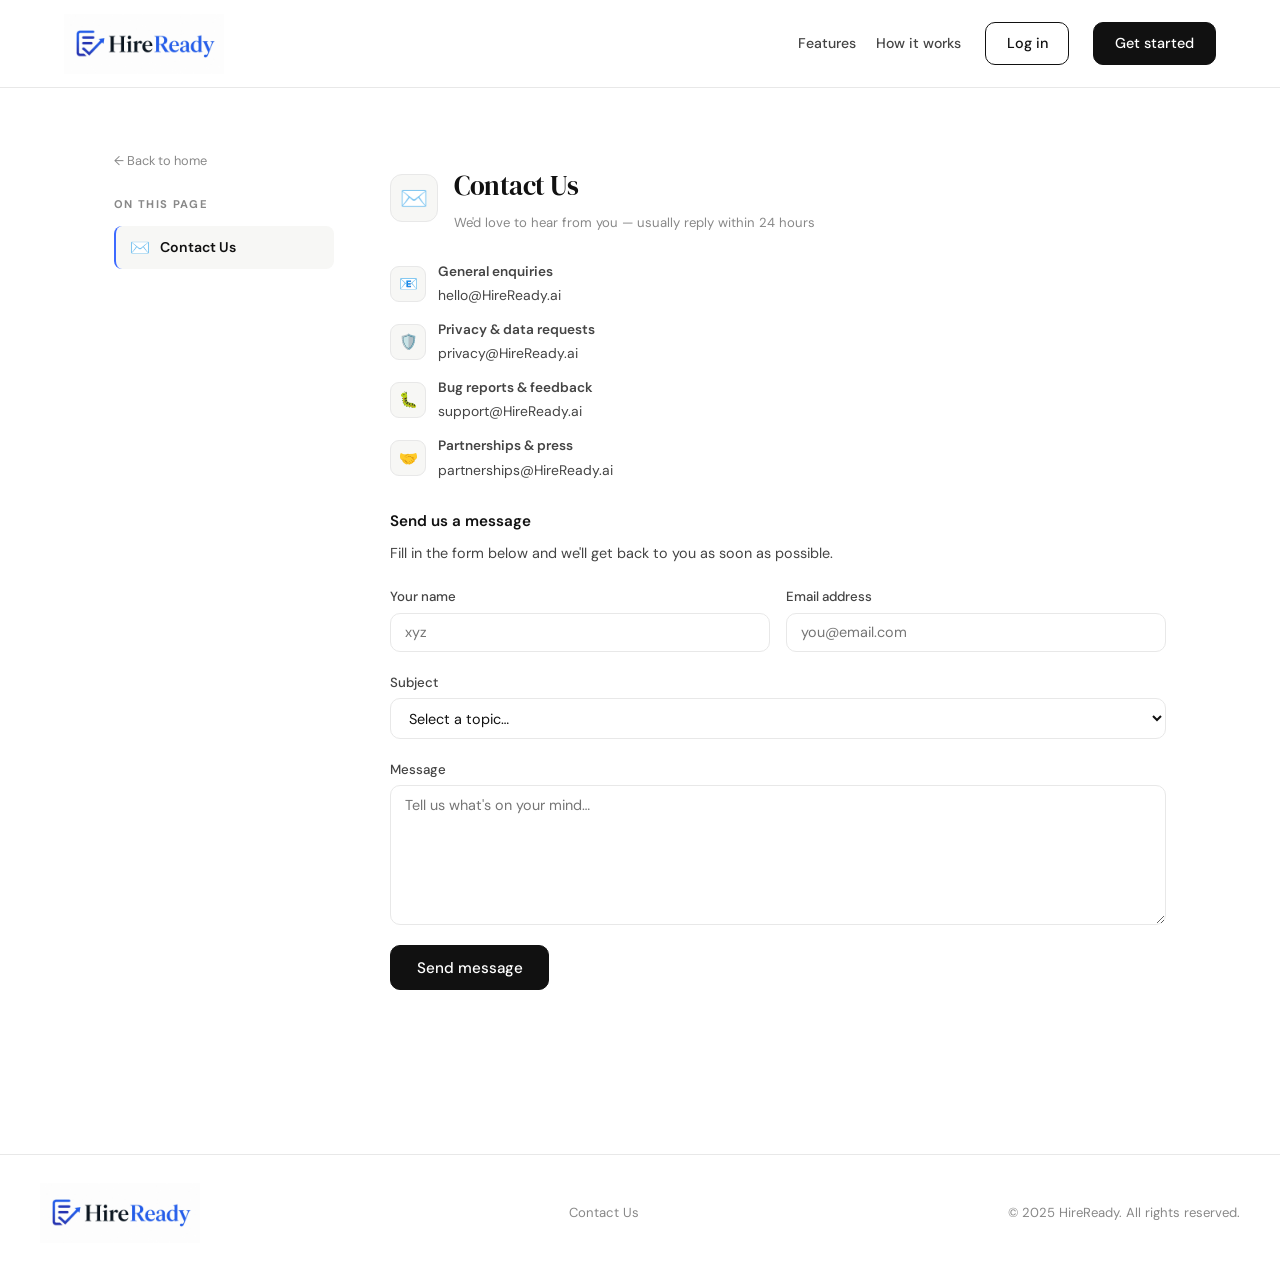
<file: contact.html>
<!DOCTYPE html>
<html lang="en">

<head>
  <meta charset="UTF-8" />
  <meta name="viewport" content="width=device-width, initial-scale=1.0" />
  <title>Contact Us — HireReady</title>
  <link rel="stylesheet" href="style.css" />
</head>

<body>

  <!-- NAV -->
  <nav class="riq-nav">
    <div class="nav-inner">
      <a class="riq-logo" href="index.html"><img src="logo.jpeg" style="height: 60px;" alt="logo"></a>
      <div class="nav-links">
        <a class="nav-link" href="index.html#features">Features</a>
        <a class="nav-link" href="index.html#how">How it works</a>
        <a class="btn btn-outline" href="login.html" target="_blank">Log in</a>
        <a class="btn btn-solid" href="register.html" target="_blank">Get started</a>
      </div>
      <button class="nav-toggle" onclick="document.querySelector('.nav-mobile').classList.toggle('open')">☰</button>
    </div>
    <div class="nav-mobile">
      <a class="nav-link" href="index.html#features">Features</a>
      <a class="nav-link" href="index.html#how">How it works</a>
      <a class="btn btn-outline" href="login.html" target="_blank">Log in</a>
      <a class="btn btn-solid" href="register.html" target="_blank">Get started</a>
    </div>
  </nav>

  <!-- PAGE BODY -->
  <div class="legal-wrap">

    <!-- ── Sticky side nav ── -->
    <aside class="legal-sidenav">
      <a href="index.html" class="legal-back">← Back to home</a>
      <div class="legal-sidenav-label">On this page</div>
      <ul class="legal-nav-list">
        <li><a href="#contact" data-section="contact"><span class="nav-icon">✉️</span> Contact Us</a></li>
      </ul>
    </aside>

    <!-- ── Main content ── -->
    <main class="legal-content">
      <!-- ════════════════════════════════
           CONTACT
      ════════════════════════════════ -->
      <section id="contact" class="legal-section">
        <div class="legal-section-header">
          <div class="section-icon-wrap">✉️</div>
          <div>
            <div class="legal-section-title">Contact Us</div>
            <div class="legal-section-sub">We'd love to hear from you — usually reply within 24 hours</div>
          </div>
        </div>

        <div class="contact-info-block">
          <div class="contact-info-row">
            <div class="contact-info-icon">📧</div>
            <div>
              <div style="font-weight:600;font-size:0.85rem;margin-bottom:2px">General enquiries</div>
              <div>hello@HireReady.ai</div>
            </div>
          </div>
          <div class="contact-info-row">
            <div class="contact-info-icon">🛡️</div>
            <div>
              <div style="font-weight:600;font-size:0.85rem;margin-bottom:2px">Privacy &amp; data requests</div>
              <div>privacy@HireReady.ai</div>
            </div>
          </div>
          <div class="contact-info-row">
            <div class="contact-info-icon">🐛</div>
            <div>
              <div style="font-weight:600;font-size:0.85rem;margin-bottom:2px">Bug reports &amp; feedback</div>
              <div>support@HireReady.ai</div>
            </div>
          </div>
          <div class="contact-info-row">
            <div class="contact-info-icon">🤝</div>
            <div>
              <div style="font-weight:600;font-size:0.85rem;margin-bottom:2px">Partnerships &amp; press</div>
              <div>partnerships@HireReady.ai</div>
            </div>
          </div>
        </div>

        <!-- Contact form -->
        <div id="contactFormWrap">
          <div class="legal-body" style="margin-bottom:20px">
            <h3 style="margin-top:0">Send us a message</h3>
            <p>Fill in the form below and we'll get back to you as soon as possible.</p>
          </div>

          <div class="contact-grid">
            <div class="form-group">
              <label class="form-label" for="contactName">Your name</label>
              <input type="text" id="contactName" class="form-input" placeholder="xyz" />
              <div class="form-error" id="contactNameErr">Name is required.</div>
            </div>
            <div class="form-group">
              <label class="form-label" for="contactEmail">Email address</label>
              <input type="email" id="contactEmail" class="form-input" placeholder="you@email.com" />
              <div class="form-error" id="contactEmailErr">Valid email is required.</div>
            </div>
          </div>

          <div class="form-group">
            <label class="form-label" for="contactSubject">Subject</label>
            <select id="contactSubject" class="form-input" style="cursor:pointer">
              <option value="">Select a topic…</option>
              <option value="general">General question</option>
              <option value="privacy">Privacy or data request</option>
              <option value="bug">Bug report</option>
              <option value="feedback">Feature feedback</option>
              <option value="partnership">Partnership / press</option>
              <option value="other">Other</option>
            </select>
            <div class="form-error" id="contactSubjectErr">Please select a topic.</div>
          </div>

          <div class="form-group">
            <label class="form-label" for="contactMessage">Message</label>
            <textarea id="contactMessage" class="form-textarea" rows="5" placeholder="Tell us what's on your mind…"
              style="min-height:140px"></textarea>
            <div class="form-error" id="contactMsgErr">Message cannot be empty.</div>
          </div>

          <button class="btn btn-solid btn-lg" onclick="submitContact()">Send message</button>
        </div>

        <!-- Success state -->
        <div id="contactSuccess" class="form-success">
          <div class="form-success-icon">✅</div>
          <h5>Message sent!</h5>
          <p>Thanks for reaching out. We'll get back to you within 24 hours.</p>
          <button class="btn btn-outline" style="margin-top:16px" onclick="resetContact()">Send another message</button>
        </div>

      </section>

    </main>
  </div><!-- /legal-wrap -->

  <!-- FOOTER -->
  <footer class="riq-footer">
    <div class="footer-inner">
      <a class="riq-logo" href="index.html"><img src="logo.jpeg" style="height: 60px;" alt="logo"></a>
      <div class="footer-links">
        <a href="contact.html">Contact Us</a>
      </div>
      <div class="footer-copy">© 2025 HireReady. All rights reserved.</div>
    </div>
  </footer>

  <script>
    // ── Smooth-scroll nav links & active state ───────────────
    const navLinks = document.querySelectorAll('.legal-nav-list a');

    navLinks.forEach(link => {
      link.addEventListener('click', e => {
        e.preventDefault();
        const targetId = link.getAttribute('href').replace('#', '');
        const target = document.getElementById(targetId);
        if (target) target.scrollIntoView({ behavior: 'smooth', block: 'start' });
      });
    });

    // ── Highlight active section on scroll ───────────────────
    const sections = document.querySelectorAll('.legal-section');

    const observer = new IntersectionObserver(entries => {
      entries.forEach(entry => {
        if (entry.isIntersecting) {
          const id = entry.target.id;
          navLinks.forEach(a => a.classList.toggle('active', a.dataset.section === id));
        }
      });
    }, { rootMargin: '-30% 0px -60% 0px', threshold: 0 });

    sections.forEach(s => observer.observe(s));

    // ── Contact form submit ───────────────────────────────────
    function showFieldErr(id, visible) {
      const el = document.getElementById(id);
      if (el) el.classList.toggle('show', visible);
    }
    function markField(id, invalid) {
      const el = document.getElementById(id);
      if (el) el.classList.toggle('invalid', invalid);
    }

    function submitContact() {
      let valid = true;

      const nameEl = document.getElementById('contactName');
      const emailEl = document.getElementById('contactEmail');
      const subEl = document.getElementById('contactSubject');
      const msgEl = document.getElementById('contactMessage');

      const nameOk = nameEl.value.trim() !== '';
      markField('contactName', !nameOk); showFieldErr('contactNameErr', !nameOk);
      if (!nameOk) valid = false;

      const emailOk = emailEl.value.includes('@') && emailEl.value.trim() !== '';
      markField('contactEmail', !emailOk); showFieldErr('contactEmailErr', !emailOk);
      if (!emailOk) valid = false;

      const subOk = subEl.value !== '';
      markField('contactSubject', !subOk); showFieldErr('contactSubjectErr', !subOk);
      if (!subOk) valid = false;

      const msgOk = msgEl.value.trim().length > 5;
      markField('contactMessage', !msgOk); showFieldErr('contactMsgErr', !msgOk);
      if (!msgOk) valid = false;

      if (!valid) return;

      const subject = encodeURIComponent(`[HireReady] ${subEl.options[subEl.selectedIndex].text}`);
      const body = encodeURIComponent(`From: ${nameEl.value.trim()} <${emailEl.value.trim()}>\n\n${msgEl.value.trim()}`);
      window.location.href = `mailto:aizzasingh5@gmail.com?subject=${subject}&body=${body}`;

      document.getElementById('contactFormWrap').style.display = 'none';
      document.getElementById('contactSuccess').classList.add('show');
    }

    function resetContact() {
      document.getElementById('contactFormWrap').style.display = '';
      document.getElementById('contactSuccess').classList.remove('show');
      document.getElementById('contactName').value = '';
      document.getElementById('contactEmail').value = '';
      document.getElementById('contactSubject').value = '';
      document.getElementById('contactMessage').value = '';
    }

    // ── Handle direct anchor links on page load ───────────────
    window.addEventListener('load', () => {
      const hash = window.location.hash;
      if (hash) {
        setTimeout(() => {
          const target = document.querySelector(hash);
          if (target) target.scrollIntoView({ behavior: 'smooth' });
        }, 100);
      }
    });
  </script>
</body>

</html>
</file>
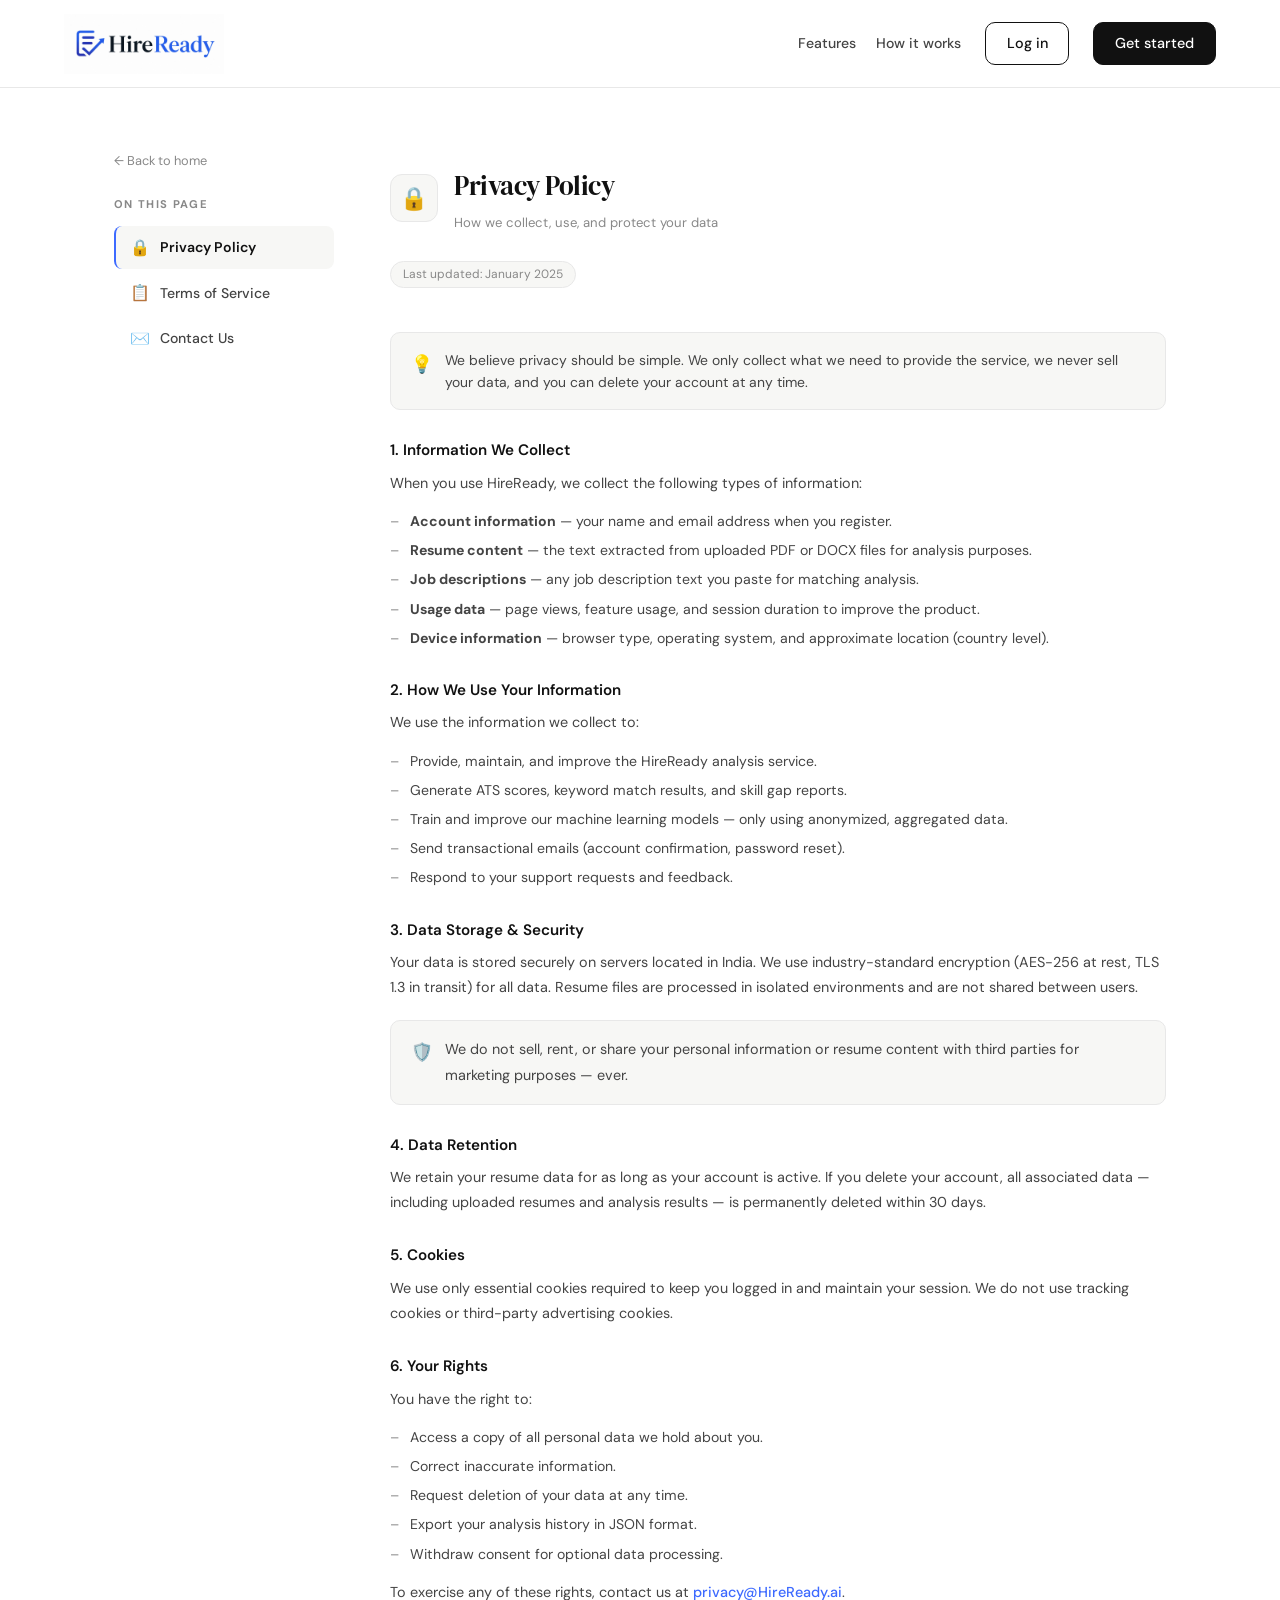
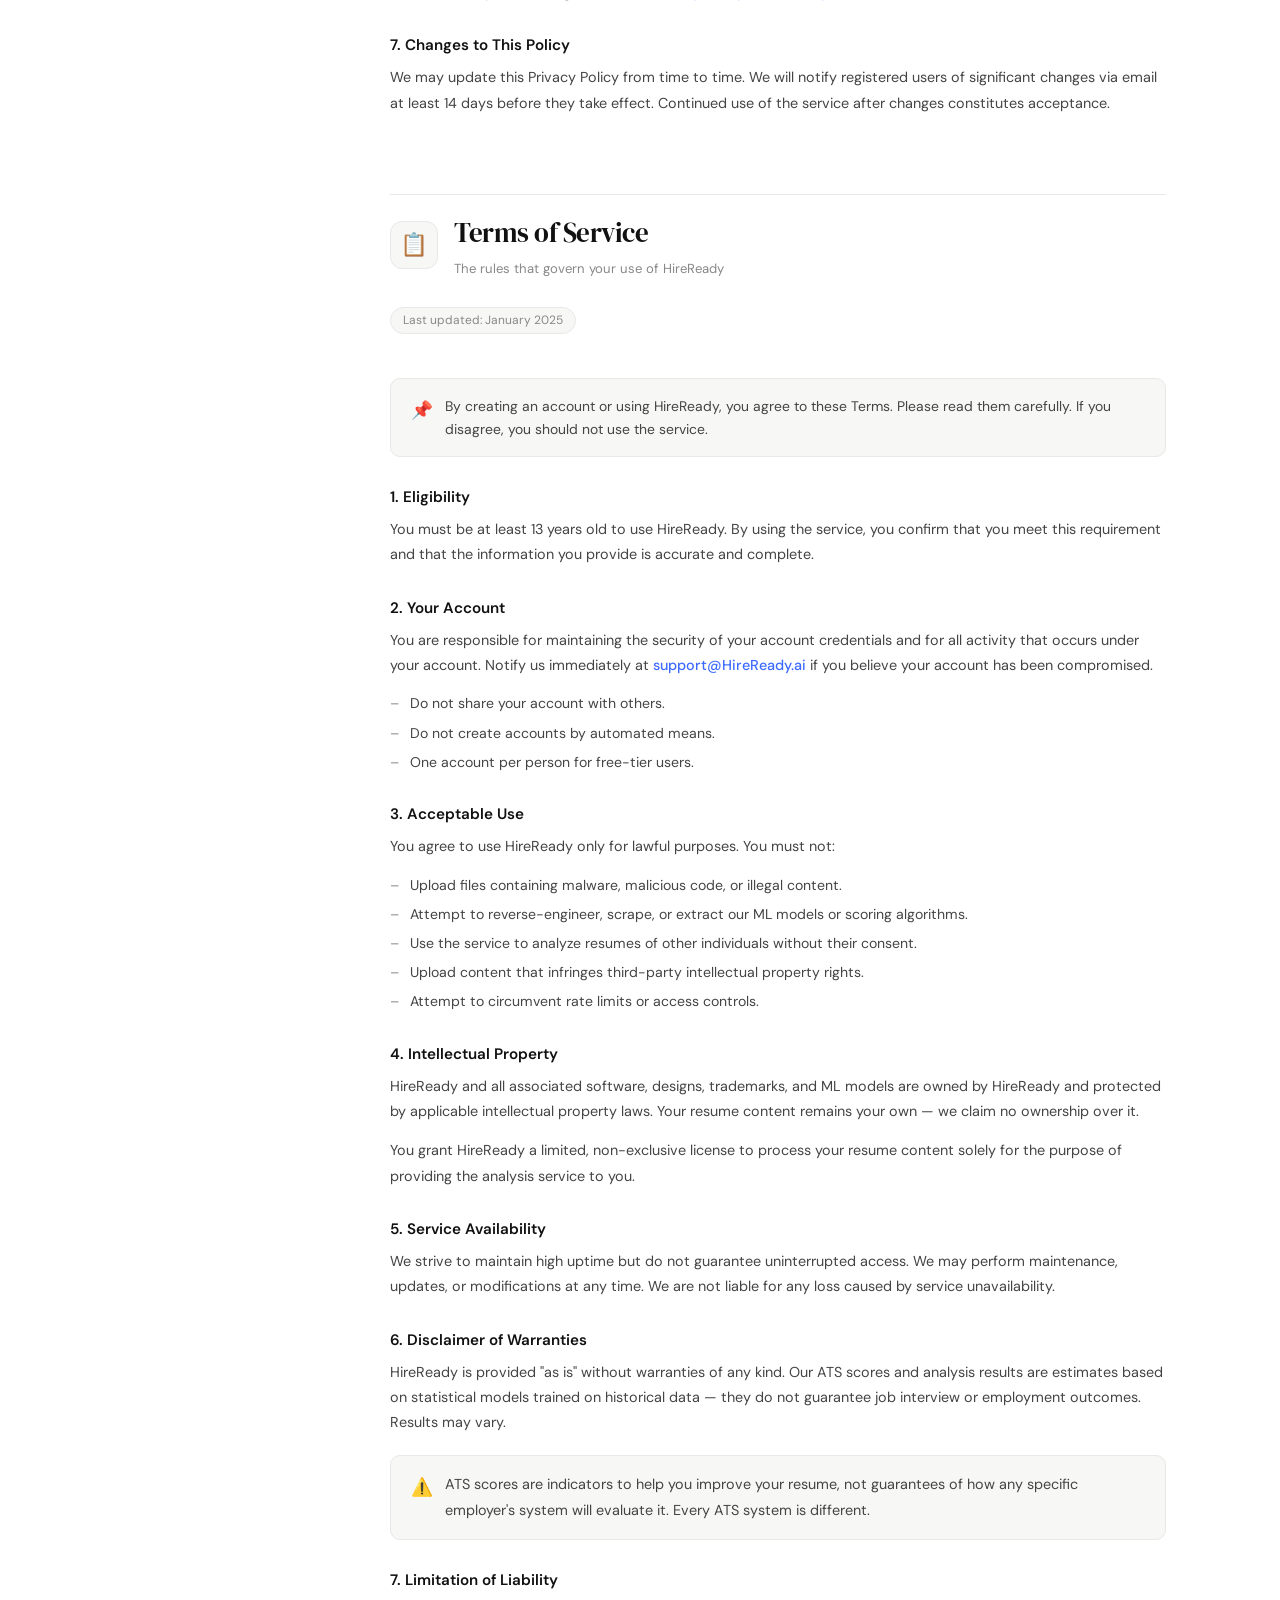
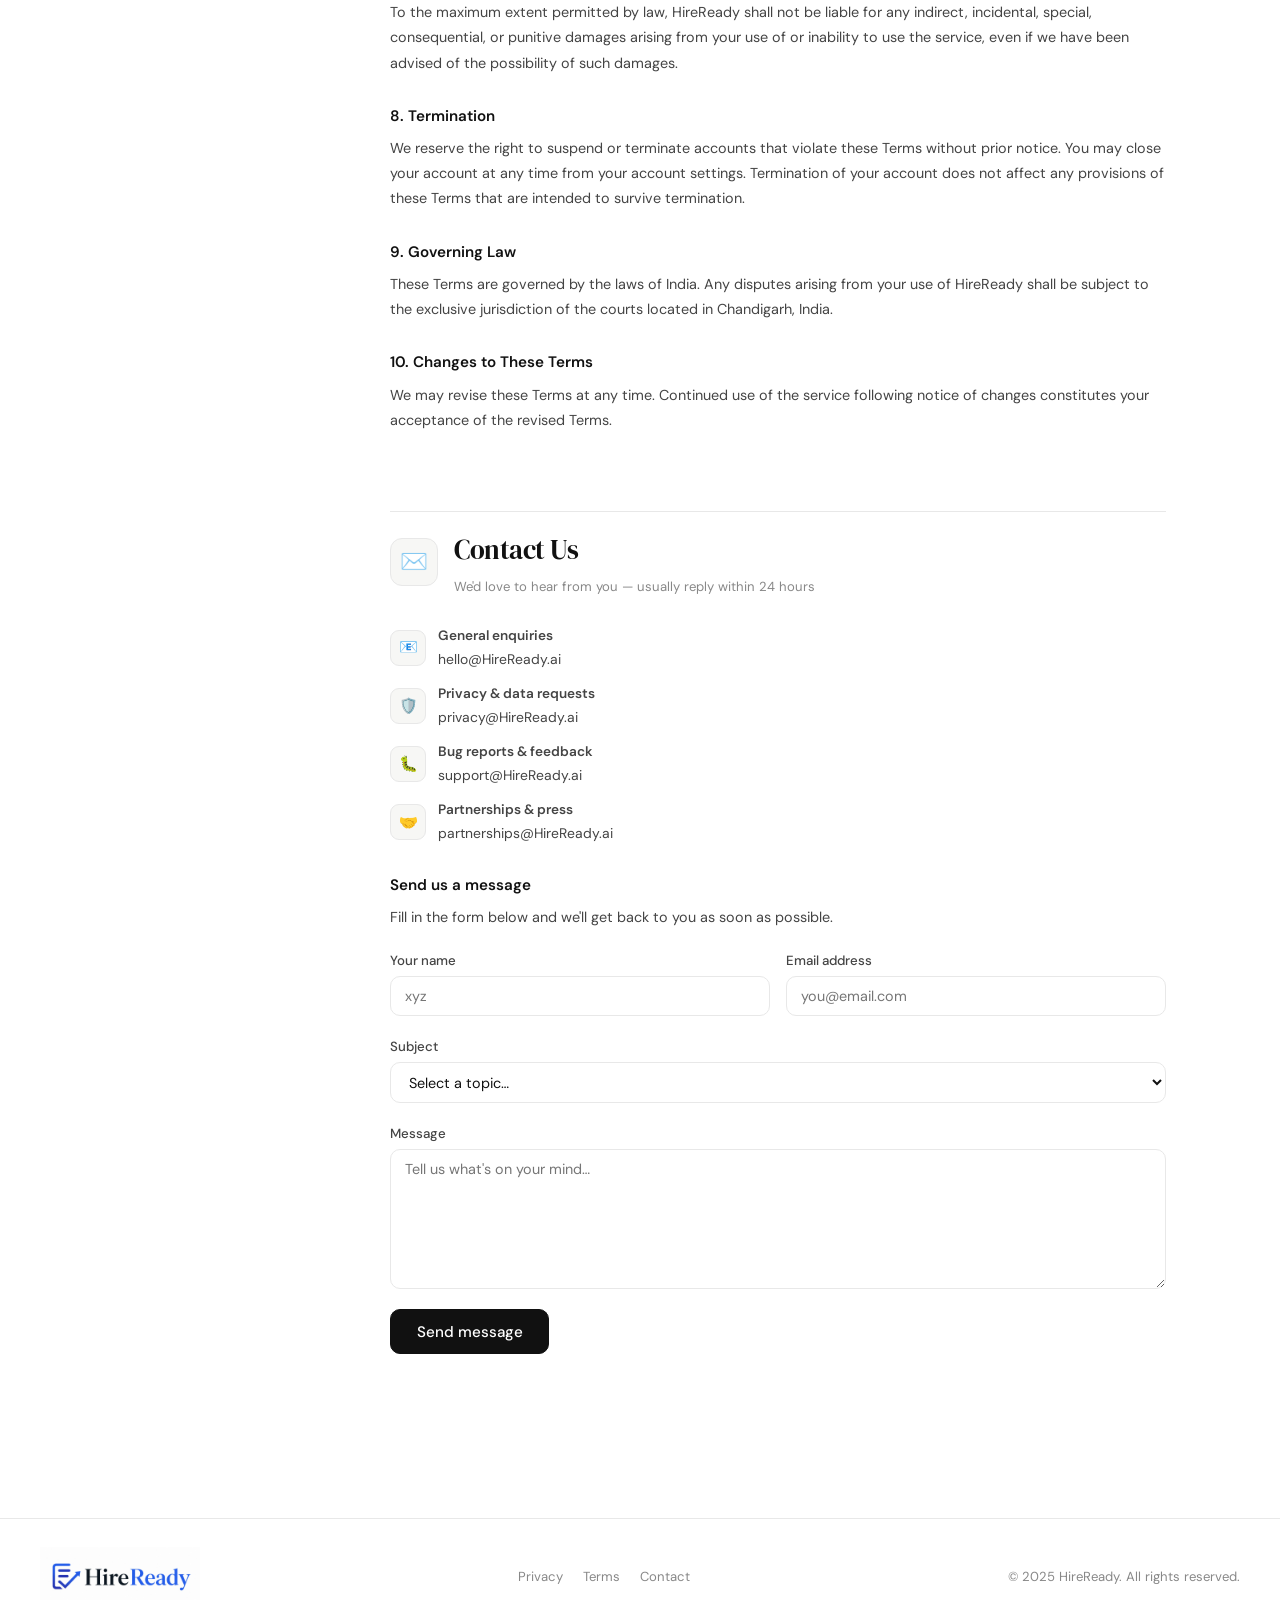
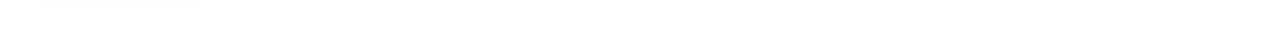
<file: legal.html>
<!DOCTYPE html>
<html lang="en">

<head>
  <meta charset="UTF-8" />
  <meta name="viewport" content="width=device-width, initial-scale=1.0" />
  <title>Privacy, Terms &amp; Contact — HireReady</title>
  <link rel="stylesheet" href="style.css" />
</head>

<body>

  <!-- NAV -->
  <nav class="riq-nav">
    <div class="nav-inner">
      <a class="riq-logo" href="index.html"><img src="logo.jpeg" style="height: 60px;" alt="logo"></a>
      <div class="nav-links">
        <a class="nav-link" href="index.html#features">Features</a>
        <a class="nav-link" href="index.html#how">How it works</a>
        <a class="btn btn-outline" href="login.html" target="_blank">Log in</a>
        <a class="btn btn-solid" href="register.html" target="_blank">Get started</a>
      </div>
      <button class="nav-toggle" onclick="document.querySelector('.nav-mobile').classList.toggle('open')">☰</button>
    </div>
    <div class="nav-mobile">
      <a class="nav-link" href="index.html#features">Features</a>
      <a class="nav-link" href="index.html#how">How it works</a>
      <a class="btn btn-outline" href="login.html" target="_blank">Log in</a>
      <a class="btn btn-solid" href="register.html" target="_blank">Get started</a>
    </div>
  </nav>

  <!-- PAGE BODY -->
  <div class="legal-wrap">

    <!-- ── Sticky side nav ── -->
    <aside class="legal-sidenav">
      <a href="index.html" class="legal-back">← Back to home</a>
      <div class="legal-sidenav-label">On this page</div>
      <ul class="legal-nav-list">
        <li><a href="#privacy" class="active" data-section="privacy"><span class="nav-icon">🔒</span> Privacy Policy</a>
        </li>
        <li><a href="#terms" data-section="terms"><span class="nav-icon">📋</span> Terms of Service</a></li>
        <li><a href="#contact" data-section="contact"><span class="nav-icon">✉️</span> Contact Us</a></li>
      </ul>
    </aside>

    <!-- ── Main content ── -->
    <main class="legal-content">

      <!-- ════════════════════════════════
           PRIVACY POLICY
      ════════════════════════════════ -->
      <section id="privacy" class="legal-section">
        <div class="legal-section-header">
          <div class="section-icon-wrap">🔒</div>
          <div>
            <div class="legal-section-title">Privacy Policy</div>
            <div class="legal-section-sub">How we collect, use, and protect your data</div>
          </div>
        </div>

        <span class="last-updated">Last updated: January 2025</span>

        <div class="legal-card">
          <span class="legal-card-icon">💡</span>
          <p>We believe privacy should be simple. We only collect what we need to provide the service, we never sell
            your data, and you can delete your account at any time.</p>
        </div>

        <div class="legal-body">
          <h3>1. Information We Collect</h3>
          <p>When you use HireReady, we collect the following types of information:</p>
          <ul>
            <li><strong>Account information</strong> — your name and email address when you register.</li>
            <li><strong>Resume content</strong> — the text extracted from uploaded PDF or DOCX files for analysis
              purposes.</li>
            <li><strong>Job descriptions</strong> — any job description text you paste for matching analysis.</li>
            <li><strong>Usage data</strong> — page views, feature usage, and session duration to improve the product.
            </li>
            <li><strong>Device information</strong> — browser type, operating system, and approximate location (country
              level).</li>
          </ul>

          <h3>2. How We Use Your Information</h3>
          <p>We use the information we collect to:</p>
          <ul>
            <li>Provide, maintain, and improve the HireReady analysis service.</li>
            <li>Generate ATS scores, keyword match results, and skill gap reports.</li>
            <li>Train and improve our machine learning models — only using anonymized, aggregated data.</li>
            <li>Send transactional emails (account confirmation, password reset).</li>
            <li>Respond to your support requests and feedback.</li>
          </ul>

          <h3>3. Data Storage &amp; Security</h3>
          <p>Your data is stored securely on servers located in India. We use industry-standard encryption (AES-256 at
            rest, TLS 1.3 in transit) for all data. Resume files are processed in isolated environments and are not
            shared between users.</p>

          <div class="legal-card">
            <span class="legal-card-icon">🛡️</span>
            <p>We do not sell, rent, or share your personal information or resume content with third parties for
              marketing purposes — ever.</p>
          </div>

          <h3>4. Data Retention</h3>
          <p>We retain your resume data for as long as your account is active. If you delete your account, all
            associated data — including uploaded resumes and analysis results — is permanently deleted within 30 days.
          </p>

          <h3>5. Cookies</h3>
          <p>We use only essential cookies required to keep you logged in and maintain your session. We do not use
            tracking cookies or third-party advertising cookies.</p>

          <h3>6. Your Rights</h3>
          <p>You have the right to:</p>
          <ul>
            <li>Access a copy of all personal data we hold about you.</li>
            <li>Correct inaccurate information.</li>
            <li>Request deletion of your data at any time.</li>
            <li>Export your analysis history in JSON format.</li>
            <li>Withdraw consent for optional data processing.</li>
          </ul>
          <p>To exercise any of these rights, contact us at <a href="#contact" class="link">privacy@HireReady.ai</a>.
          </p>

          <h3>7. Changes to This Policy</h3>
          <p>We may update this Privacy Policy from time to time. We will notify registered users of significant changes
            via email at least 14 days before they take effect. Continued use of the service after changes constitutes
            acceptance.</p>
        </div>
      </section>


      <!-- ════════════════════════════════
           TERMS OF SERVICE
      ════════════════════════════════ -->
      <section id="terms" class="legal-section">
        <div class="legal-section-header">
          <div class="section-icon-wrap">📋</div>
          <div>
            <div class="legal-section-title">Terms of Service</div>
            <div class="legal-section-sub">The rules that govern your use of HireReady</div>
          </div>
        </div>

        <span class="last-updated">Last updated: January 2025</span>

        <div class="legal-card">
          <span class="legal-card-icon">📌</span>
          <p>By creating an account or using HireReady, you agree to these Terms. Please read them carefully. If you
            disagree, you should not use the service.</p>
        </div>

        <div class="legal-body">
          <h3>1. Eligibility</h3>
          <p>You must be at least 13 years old to use HireReady. By using the service, you confirm that you meet this
            requirement and that the information you provide is accurate and complete.</p>

          <h3>2. Your Account</h3>
          <p>You are responsible for maintaining the security of your account credentials and for all activity that
            occurs under your account. Notify us immediately at <a href="#contact" class="link">support@HireReady.ai</a>
            if you believe your account has been compromised.</p>
          <ul>
            <li>Do not share your account with others.</li>
            <li>Do not create accounts by automated means.</li>
            <li>One account per person for free-tier users.</li>
          </ul>

          <h3>3. Acceptable Use</h3>
          <p>You agree to use HireReady only for lawful purposes. You must not:</p>
          <ul>
            <li>Upload files containing malware, malicious code, or illegal content.</li>
            <li>Attempt to reverse-engineer, scrape, or extract our ML models or scoring algorithms.</li>
            <li>Use the service to analyze resumes of other individuals without their consent.</li>
            <li>Upload content that infringes third-party intellectual property rights.</li>
            <li>Attempt to circumvent rate limits or access controls.</li>
          </ul>

          <h3>4. Intellectual Property</h3>
          <p>HireReady and all associated software, designs, trademarks, and ML models are owned by HireReady and
            protected by applicable intellectual property laws. Your resume content remains your own — we claim no
            ownership over it.</p>
          <p>You grant HireReady a limited, non-exclusive license to process your resume content solely for the purpose
            of providing the analysis service to you.</p>

          <h3>5. Service Availability</h3>
          <p>We strive to maintain high uptime but do not guarantee uninterrupted access. We may perform maintenance,
            updates, or modifications at any time. We are not liable for any loss caused by service unavailability.</p>

          <h3>6. Disclaimer of Warranties</h3>
          <p>HireReady is provided "as is" without warranties of any kind. Our ATS scores and analysis results are
            estimates based on statistical models trained on historical data — they do not guarantee job interview or
            employment outcomes. Results may vary.</p>

          <div class="legal-card">
            <span class="legal-card-icon">⚠️</span>
            <p>ATS scores are indicators to help you improve your resume, not guarantees of how any specific employer's
              system will evaluate it. Every ATS system is different.</p>
          </div>

          <h3>7. Limitation of Liability</h3>
          <p>To the maximum extent permitted by law, HireReady shall not be liable for any indirect, incidental,
            special,
            consequential, or punitive damages arising from your use of or inability to use the service, even if we have
            been advised of the possibility of such damages.</p>

          <h3>8. Termination</h3>
          <p>We reserve the right to suspend or terminate accounts that violate these Terms without prior notice. You
            may close your account at any time from your account settings. Termination of your account does not affect
            any provisions of these Terms that are intended to survive termination.</p>

          <h3>9. Governing Law</h3>
          <p>These Terms are governed by the laws of India. Any disputes arising from your use of HireReady shall be
            subject to the exclusive jurisdiction of the courts located in Chandigarh, India.</p>

          <h3>10. Changes to These Terms</h3>
          <p>We may revise these Terms at any time. Continued use of the service following notice of changes constitutes
            your acceptance of the revised Terms.</p>
        </div>
      </section>


      <!-- ════════════════════════════════
           CONTACT
      ════════════════════════════════ -->
      <section id="contact" class="legal-section">
        <div class="legal-section-header">
          <div class="section-icon-wrap">✉️</div>
          <div>
            <div class="legal-section-title">Contact Us</div>
            <div class="legal-section-sub">We'd love to hear from you — usually reply within 24 hours</div>
          </div>
        </div>

        <div class="contact-info-block">
          <div class="contact-info-row">
            <div class="contact-info-icon">📧</div>
            <div>
              <div style="font-weight:600;font-size:0.85rem;margin-bottom:2px">General enquiries</div>
              <div>hello@HireReady.ai</div>
            </div>
          </div>
          <div class="contact-info-row">
            <div class="contact-info-icon">🛡️</div>
            <div>
              <div style="font-weight:600;font-size:0.85rem;margin-bottom:2px">Privacy &amp; data requests</div>
              <div>privacy@HireReady.ai</div>
            </div>
          </div>
          <div class="contact-info-row">
            <div class="contact-info-icon">🐛</div>
            <div>
              <div style="font-weight:600;font-size:0.85rem;margin-bottom:2px">Bug reports &amp; feedback</div>
              <div>support@HireReady.ai</div>
            </div>
          </div>
          <div class="contact-info-row">
            <div class="contact-info-icon">🤝</div>
            <div>
              <div style="font-weight:600;font-size:0.85rem;margin-bottom:2px">Partnerships &amp; press</div>
              <div>partnerships@HireReady.ai</div>
            </div>
          </div>
        </div>

        <!-- Contact form -->
        <div id="contactFormWrap">
          <div class="legal-body" style="margin-bottom:20px">
            <h3 style="margin-top:0">Send us a message</h3>
            <p>Fill in the form below and we'll get back to you as soon as possible.</p>
          </div>

          <div class="contact-grid">
            <div class="form-group">
              <label class="form-label" for="contactName">Your name</label>
              <input type="text" id="contactName" class="form-input" placeholder="xyz" />
              <div class="form-error" id="contactNameErr">Name is required.</div>
            </div>
            <div class="form-group">
              <label class="form-label" for="contactEmail">Email address</label>
              <input type="email" id="contactEmail" class="form-input" placeholder="you@email.com" />
              <div class="form-error" id="contactEmailErr">Valid email is required.</div>
            </div>
          </div>

          <div class="form-group">
            <label class="form-label" for="contactSubject">Subject</label>
            <select id="contactSubject" class="form-input" style="cursor:pointer">
              <option value="">Select a topic…</option>
              <option value="general">General question</option>
              <option value="privacy">Privacy or data request</option>
              <option value="bug">Bug report</option>
              <option value="feedback">Feature feedback</option>
              <option value="partnership">Partnership / press</option>
              <option value="other">Other</option>
            </select>
            <div class="form-error" id="contactSubjectErr">Please select a topic.</div>
          </div>

          <div class="form-group">
            <label class="form-label" for="contactMessage">Message</label>
            <textarea id="contactMessage" class="form-textarea" rows="5" placeholder="Tell us what's on your mind…"
              style="min-height:140px"></textarea>
            <div class="form-error" id="contactMsgErr">Message cannot be empty.</div>
          </div>

          <button class="btn btn-solid btn-lg" onclick="submitContact()">Send message</button>
        </div>

        <!-- Success state -->
        <div id="contactSuccess" class="form-success">
          <div class="form-success-icon">✅</div>
          <h5>Message sent!</h5>
          <p>Thanks for reaching out. We'll get back to you within 24 hours.</p>
          <button class="btn btn-outline" style="margin-top:16px" onclick="resetContact()">Send another message</button>
        </div>

      </section>

    </main>
  </div><!-- /legal-wrap -->

  <!-- FOOTER -->
  <footer class="riq-footer">
    <div class="footer-inner">
      <a class="riq-logo" href="index.html"><img src="logo.jpeg" style="height: 60px;" alt="logo"></a>
      <div class="footer-links">
        <a href="legal.html#privacy">Privacy</a>
        <a href="legal.html#terms">Terms</a>
        <a href="legal.html#contact">Contact</a>
      </div>
      <div class="footer-copy">© 2025 HireReady. All rights reserved.</div>
    </div>
  </footer>

  <script>
    // ── Smooth-scroll nav links & active state ───────────────
    const navLinks = document.querySelectorAll('.legal-nav-list a');

    navLinks.forEach(link => {
      link.addEventListener('click', e => {
        e.preventDefault();
        const targetId = link.getAttribute('href').replace('#', '');
        const target = document.getElementById(targetId);
        if (target) target.scrollIntoView({ behavior: 'smooth', block: 'start' });
      });
    });

    // ── Highlight active section on scroll ───────────────────
    const sections = document.querySelectorAll('.legal-section');

    const observer = new IntersectionObserver(entries => {
      entries.forEach(entry => {
        if (entry.isIntersecting) {
          const id = entry.target.id;
          navLinks.forEach(a => a.classList.toggle('active', a.dataset.section === id));
        }
      });
    }, { rootMargin: '-30% 0px -60% 0px', threshold: 0 });

    sections.forEach(s => observer.observe(s));

    // ── Contact form submit ───────────────────────────────────
    function showFieldErr(id, visible) {
      const el = document.getElementById(id);
      if (el) el.classList.toggle('show', visible);
    }
    function markField(id, invalid) {
      const el = document.getElementById(id);
      if (el) el.classList.toggle('invalid', invalid);
    }

    function submitContact() {
      let valid = true;

      const nameEl = document.getElementById('contactName');
      const emailEl = document.getElementById('contactEmail');
      const subEl = document.getElementById('contactSubject');
      const msgEl = document.getElementById('contactMessage');

      const nameOk = nameEl.value.trim() !== '';
      markField('contactName', !nameOk); showFieldErr('contactNameErr', !nameOk);
      if (!nameOk) valid = false;

      const emailOk = emailEl.value.includes('@') && emailEl.value.trim() !== '';
      markField('contactEmail', !emailOk); showFieldErr('contactEmailErr', !emailOk);
      if (!emailOk) valid = false;

      const subOk = subEl.value !== '';
      markField('contactSubject', !subOk); showFieldErr('contactSubjectErr', !subOk);
      if (!subOk) valid = false;

      const msgOk = msgEl.value.trim().length > 5;
      markField('contactMessage', !msgOk); showFieldErr('contactMsgErr', !msgOk);
      if (!msgOk) valid = false;

      if (!valid) return;

      // Show success (real submission would POST to backend)
      document.getElementById('contactFormWrap').style.display = 'none';
      document.getElementById('contactSuccess').classList.add('show');
    }

    function resetContact() {
      document.getElementById('contactFormWrap').style.display = '';
      document.getElementById('contactSuccess').classList.remove('show');
      document.getElementById('contactName').value = '';
      document.getElementById('contactEmail').value = '';
      document.getElementById('contactSubject').value = '';
      document.getElementById('contactMessage').value = '';
    }

    // ── Handle direct anchor links on page load ───────────────
    window.addEventListener('load', () => {
      const hash = window.location.hash;
      if (hash) {
        setTimeout(() => {
          const target = document.querySelector(hash);
          if (target) target.scrollIntoView({ behavior: 'smooth' });
        }, 100);
      }
    });
  </script>
</body>

</html>
</file>
<file: style.css>
/* HireReady s tylesheet — pure CSS, no frameworks
   DM Sans + DM Serif Display via Google Fonts */

@import url('https://fonts.googleapis.com/css2?family=DM+Sans:ital,opsz,wght@0,9..40,300;0,9..40,400;0,9..40,500;0,9..40,600;1,9..40,400&family=DM+Serif+Display:ital@0;1&display=swap');

*,
*::before,
*::after {
  box-sizing: border-box;
  margin: 0;
  padding: 0;
}

/* design tokens */
:root {
  --ink: #111111;
  --ink-2: #444444;
  --ink-3: #888888;
  --line: #e8e8e8;
  --bg: #ffffff;
  --bg-2: #f7f7f5;
  --accent: #3d6aff;
  --success: #16a34a;
  --warn: #d97706;
  --danger: #dc2626;
  --radius: 10px;
  --sidebar-w: 240px;
  --topbar-h: 60px;
  --transition: 0.18s ease;
}

html {
  scroll-behavior: smooth;
}

body {
  font-family: 'DM Sans', sans-serif;
  color: var(--ink);
  background: var(--bg);
  font-size: 15px;
  line-height: 1.6;
  -webkit-font-smoothing: antialiased;
}

img {
  display: block;
  max-width: 100%;
}

a {
  color: inherit;
}

ul {
  list-style: none;
  padding: 0;
  margin: 0;
}

/* ─── Logo ─── */
.riq-logo {
  font-family: 'DM Serif Display', serif;
  font-size: 1.35rem;
  color: var(--ink);
  text-decoration: none;
  letter-spacing: -0.5px;
  display: inline-block;
}

.riq-logo span {
  color: var(--accent);
}

/* ─── Container ─── */
.container {
  max-width: 1200px;
  margin: 0 auto;
  padding: 0 24px;
}

/* ─── Section labels ─── */
.section-label {
  font-size: 0.75rem;
  font-weight: 600;
  letter-spacing: 0.12em;
  text-transform: uppercase;
  color: var(--accent);
  margin-bottom: 12px;
}

.section-title {
  font-family: 'DM Serif Display', serif;
  font-size: clamp(1.7rem, 3vw, 2.4rem);
  letter-spacing: -0.5px;
  color: var(--ink);
  max-width: 480px;
}

/* ─── Buttons ─── */
.btn {
  display: inline-flex;
  align-items: center;
  justify-content: center;
  gap: 8px;
  border-radius: var(--radius);
  font-family: 'DM Sans', sans-serif;
  font-weight: 500;
  font-size: 0.9rem;
  padding: 0.55rem 1.3rem;
  cursor: pointer;
  text-decoration: none;
  border: 1.5px solid transparent;
  transition: background var(--transition), color var(--transition), border-color var(--transition);
  white-space: nowrap;
}

.btn-lg {
  padding: 0.7rem 1.6rem;
  font-size: 0.95rem;
}

.btn-w100 {
  width: 100%;
}

.btn-solid {
  background: var(--ink);
  color: #fff;
  border-color: var(--ink);
}

.btn-solid:hover {
  background: #333;
  border-color: #333;
  color: #fff;
}

.btn-outline {
  background: transparent;
  color: var(--ink);
  border-color: var(--ink);
}

.btn-outline:hover {
  background: var(--ink);
  color: #fff;
}

.btn-ghost {
  background: transparent;
  color: var(--ink-2);
  border-color: var(--line);
}

.btn-ghost:hover {
  border-color: #bbb;
  color: var(--ink);
}

/* ─── Tags ─── */
.tag {
  display: inline-block;
  background: var(--bg-2);
  border: 1px solid var(--line);
  border-radius: 100px;
  font-size: 0.78rem;
  padding: 0.22rem 0.85rem;
  color: var(--ink-2);
  font-weight: 500;
}

.tag-sm {
  display: inline-block;
  background: var(--bg-2);
  border: 1px solid var(--line);
  border-radius: 100px;
  font-size: 0.72rem;
  padding: 0.15rem 0.65rem;
  color: var(--ink-3);
  font-weight: 500;
}

/* ─── Links ─── */
.link {
  color: var(--accent);
  text-decoration: none;
  font-weight: 500;
}

.link:hover {
  text-decoration: underline;
}

.link-sm {
  font-size: 0.82rem;
  color: var(--accent);
  text-decoration: none;
}

.link-sm:hover {
  text-decoration: underline;
}

/* ─── Chips ─── */
.chip {
  font-size: 0.72rem;
  border-radius: 100px;
  padding: 3px 10px;
  font-weight: 500;
}

.chip-miss {
  background: #fef2f2;
  color: var(--danger);
  border: 1px solid #fecaca;
}

.chip-ok {
  background: #f0fdf4;
  color: var(--success);
  border: 1px solid #bbf7d0;
}

/* ─── Form elements ─── */
.form-group {
  margin-bottom: 20px;
}

.form-label {
  display: block;
  font-size: 0.83rem;
  font-weight: 500;
  color: var(--ink-2);
  margin-bottom: 5px;
}

.form-input,
.form-textarea {
  display: block;
  width: 100%;
  border: 1.5px solid var(--line);
  border-radius: var(--radius);
  padding: 0.6rem 0.85rem;
  font-size: 0.9rem;
  font-family: 'DM Sans', sans-serif;
  color: var(--ink);
  background: var(--bg);
  transition: border-color 0.2s, box-shadow 0.2s;
  outline: none;
}

.form-input:focus,
.form-textarea:focus {
  border-color: var(--ink);
  box-shadow: 0 0 0 3px rgba(17, 17, 17, 0.07);
}

.form-input.invalid {
  border-color: var(--danger);
}

.form-error {
  font-size: 0.78rem;
  color: var(--danger);
  margin-top: 4px;
  display: none;
}

.form-error.show {
  display: block;
}

.form-textarea {
  resize: vertical;
  min-height: 130px;
}

.input-wrap {
  position: relative;
}

.eye-btn {
  position: absolute;
  right: 12px;
  top: 50%;
  transform: translateY(-50%);
  background: none;
  border: none;
  cursor: pointer;
  font-size: 0.9rem;
  color: var(--ink-3);
  padding: 0;
}

.label-row {
  display: flex;
  justify-content: space-between;
  align-items: center;
  margin-bottom: 5px;
}

.label-row .form-label {
  margin-bottom: 0;
}

.form-check {
  display: flex;
  align-items: flex-start;
  gap: 8px;
  margin-bottom: 20px;
}

.form-check input[type="checkbox"] {
  margin-top: 3px;
  accent-color: var(--ink);
  flex-shrink: 0;
}

.form-check label {
  font-size: 0.84rem;
  color: var(--ink-2);
}

/* ─── Alert ─── */
.alert {
  border-radius: var(--radius);
  padding: 10px 14px;
  font-size: 0.84rem;
  margin-bottom: 16px;
  display: none;
}

.alert.show {
  display: block;
}

.alert-danger {
  background: #fef2f2;
  border: 1px solid #fecaca;
  color: var(--danger);
}

.alert-success {
  background: #f0fdf4;
  border: 1px solid #bbf7d0;
  color: var(--success);
}

/* ─── Divider ─── */
.divider {
  display: flex;
  align-items: center;
  gap: 12px;
  font-size: 0.8rem;
  color: var(--ink-3);
  margin: 20px 0;
}

.divider::before,
.divider::after {
  content: '';
  flex: 1;
  height: 1px;
  background: var(--line);
}

/* ─── Colour helpers ─── */
.text-success {
  color: var(--success);
}

.text-warn {
  color: var(--warn);
}

.text-danger {
  color: var(--danger);
}

.text-muted {
  color: var(--ink-3);
}


/* ════════════════════════════════════════
   NAVBAR
════════════════════════════════════════ */
.riq-nav {
  position: sticky;
  top: 0;
  z-index: 100;
  background: rgba(255, 255, 255, 0.92);
  backdrop-filter: blur(12px);
  border-bottom: 1px solid var(--line);
}

.nav-inner {
  max-width: 1200px;
  margin: 0 auto;
  padding: 0.85rem 24px;
  display: flex;
  align-items: center;
  gap: 32px;
}

.nav-links {
  display: flex;
  align-items: center;
  gap: 20px;
  margin-left: auto;
}

.nav-links .nav-link {
  color: var(--ink-2);
  font-size: 0.88rem;
  font-weight: 500;
  text-decoration: none;
  transition: color var(--transition);
}

.nav-links .nav-link:hover {
  color: var(--ink);
}

.nav-links .btn {
  margin-left: 4px;
}

.nav-toggle {
  display: none;
  background: none;
  border: none;
  font-size: 1.4rem;
  cursor: pointer;
  margin-left: auto;
  color: var(--ink);
}

.nav-mobile {
  display: none;
  flex-direction: column;
  gap: 4px;
  padding: 12px 24px 16px;
  border-top: 1px solid var(--line);
  background: var(--bg);
}

.nav-mobile.open {
  display: flex;
}

.nav-mobile .nav-link {
  font-size: 0.9rem;
  font-weight: 500;
  color: var(--ink-2);
  text-decoration: none;
  padding: 6px 0;
}

.nav-mobile .btn {
  margin-top: 6px;
}


/* ════════════════════════════════════════
   HERO
════════════════════════════════════════ */
.riq-hero {
  padding: 96px 0 80px;
}

.hero-grid {
  display: grid;
  grid-template-columns: 1fr 1fr;
  align-items: center;
  gap: 60px;
}

.hero-tag {
  margin-bottom: 16px;
}

.riq-headline {
  font-family: 'DM Serif Display', serif;
  font-size: clamp(2.4rem, 5vw, 3.6rem);
  line-height: 1.12;
  letter-spacing: -1.5px;
  color: var(--ink);
  margin-bottom: 1.2rem;
}

.riq-headline em {
  color: var(--accent);
  font-style: italic;
}

.riq-subtext {
  font-size: 1.05rem;
  color: var(--ink-2);
  max-width: 460px;
  margin-bottom: 2rem;
}

.hero-btns {
  display: flex;
  gap: 12px;
  flex-wrap: wrap;
}

.hero-visual {
  display: flex;
  justify-content: center;
  align-items: center;
}

/* mock card on landing */
.riq-card-mock {
  background: #fff;
  border: 1px solid var(--line);
  border-radius: 16px;
  box-shadow: 0 8px 40px rgba(0, 0, 0, 0.07);
  width: 100%;
  max-width: 400px;
  overflow: hidden;
  animation: float 4s ease-in-out infinite;
}

@keyframes float {

  0%,
  100% {
    transform: translateY(0);
  }

  50% {
    transform: translateY(-10px);
  }
}

.mock-header {
  background: var(--bg-2);
  border-bottom: 1px solid var(--line);
  padding: 12px 16px;
  display: flex;
  gap: 6px;
}

.dot {
  width: 10px;
  height: 10px;
  border-radius: 50%;
  background: var(--line);
  display: inline-block;
}

.mock-body {
  padding: 20px;
}

.mock-row {
  display: flex;
  align-items: center;
  gap: 10px;
  margin-bottom: 12px;
}

.mock-label {
  font-size: 0.78rem;
  color: var(--ink-2);
  width: 100px;
  flex-shrink: 0;
}

.mock-bar-wrap {
  flex: 1;
  background: var(--bg-2);
  border-radius: 100px;
  height: 7px;
  overflow: hidden;
}

.mock-bar {
  height: 100%;
  border-radius: 100px;
  background: var(--ink);
  transition: width 1s ease;
}

.mock-bar.b-accent {
  background: var(--accent);
}

.mock-bar.b-muted {
  background: #aaa;
}

.mock-pct {
  font-size: 0.78rem;
  font-weight: 600;
  width: 32px;
  text-align: right;
}

.mock-divider {
  height: 1px;
  background: var(--line);
  margin: 14px 0;
}

.mock-chips {
  display: flex;
  gap: 6px;
  flex-wrap: wrap;
  margin-bottom: 12px;
}

.mock-tip {
  background: #fffbeb;
  border: 1px solid #fde68a;
  border-radius: 8px;
  padding: 9px 12px;
  font-size: 0.78rem;
  color: #92400e;
}


/* ════════════════════════════════════════
   STATS
════════════════════════════════════════ */
.riq-stats {
  background: var(--bg-2);
  border-top: 1px solid var(--line);
  border-bottom: 1px solid var(--line);
  padding: 48px 0;
}

.stats-grid {
  display: grid;
  grid-template-columns: repeat(4, 1fr);
  gap: 24px;
  text-align: center;
}

.stat-num {
  font-family: 'DM Serif Display', serif;
  font-size: 2.2rem;
  color: var(--ink);
  letter-spacing: -1px;
}

.stat-label {
  font-size: 0.82rem;
  color: var(--ink-3);
  margin-top: 4px;
}


/* ════════════════════════════════════════
   FEATURES
════════════════════════════════════════ */
.riq-features {
  padding: 96px 0;
}

.features-grid {
  display: grid;
  grid-template-columns: repeat(3, 1fr);
  gap: 20px;
  margin-top: 40px;
}

.feat-card {
  border: 1px solid var(--line);
  border-radius: var(--radius);
  padding: 28px;
  background: var(--bg);
  transition: box-shadow 0.2s, transform 0.2s;
}

.feat-card:hover {
  box-shadow: 0 6px 24px rgba(0, 0, 0, 0.07);
  transform: translateY(-2px);
}

.feat-icon {
  font-size: 1.6rem;
  margin-bottom: 14px;
}

.feat-card h5 {
  font-size: 0.95rem;
  font-weight: 600;
  margin-bottom: 8px;
}

.feat-card p {
  font-size: 0.87rem;
  color: var(--ink-2);
  line-height: 1.6;
  margin: 0;
}


/* ════════════════════════════════════════
   HOW IT WORKS
════════════════════════════════════════ */
.riq-how {
  padding: 96px 0;
  background: var(--bg-2);
}

.how-grid {
  display: grid;
  grid-template-columns: repeat(3, 1fr);
  gap: 48px;
  margin-top: 40px;
}

.step-num {
  font-family: 'DM Serif Display', serif;
  font-size: 3rem;
  color: var(-line);
  line-height: 1;
  margin-bottom: 16px;
  letter-spacing: -2px;
}

.how-step h5 {
  font-size: 1rem;
  font-weight: 600;
  margin-bottom: 8px;
}

.how-step p {
  font-size: 0.87rem;
  color: var(--ink-2);
}


/* ════════════════════════════════════════
   CTA
════════════════════════════════════════ */
.riq-cta {
  padding: 96px 0;
  background: var(--ink);
  color: #fff;
  text-align: center;
}

.riq-cta h2 {
  font-family: 'DM Serif Display', serif;
  font-size: clamp(1.6rem, 3vw, 2.2rem);
  letter-spacing: -0.5px;
  color: #fff;
  margin-bottom: 12px;
}

.riq-cta p {
  color: rgba(255, 255, 255, 0.65);
  font-size: 1rem;
}

.riq-cta .btn-solid {
  background: #fff;
  color: var(--ink);
  border-color: #fff;
  margin-top: 24px;
}

.riq-cta .btn-solid:hover {
  background: #eee;
  border-color: #eee;
}


/* ════════════════════════════════════════
   FOOTER
════════════════════════════════════════ */
.riq-footer {
  border-top: 1px solid var(--line);
  padding: 28px 24px;
}

.footer-inner {
  max-width: 1200px;
  margin: 0 auto;
  display: flex;
  flex-wrap: wrap;
  justify-content: space-between;
  align-items: center;
  gap: 16px;
}

.footer-links {
  display: flex;
  gap: 20px;
}

.footer-links a {
  color: var(--ink-3);
  text-decoration: none;
  font-size: 0.82rem;
}

.footer-links a:hover {
  color: var(--ink);
}

.footer-copy {
  font-size: 0.82rem;
  color: var(--ink-3);
}


/* ════════════════════════════════════════
   AUTH PAGES
════════════════════════════════════════ */
body.auth-page {
  background: var(--bg);
}

.auth-wrap {
  display: flex;
  min-height: 100vh;
}

.auth-left {
  width: 440px;
  flex-shrink: 0;
  background: var(--ink);
  padding: 48px;
  display: flex;
  flex-direction: column;
  justify-content: space-between;
  position: relative;
  overflow: hidden;
}

.auth-left .riq-logo {
  color: #fff;
}

.auth-left .riq-logo span {
  color: rgba(255, 255, 255, 0.5);
}

.auth-left-content {
  flex: 1;
  display: flex;
  flex-direction: column;
  justify-content: flex-end;
  padding-bottom: 60px;
}

.auth-quote {
  font-family: 'DM Serif Display', serif;
  font-size: 1.4rem;
  color: #fff;
  line-height: 1.4;
  margin-bottom: 12px;
}

.auth-quote-author {
  font-size: 0.82rem;
  color: rgba(255, 255, 255, 0.5);
}

.auth-left-deco {
  position: absolute;
  bottom: -80px;
  right: -80px;
  width: 320px;
  height: 320px;
  border-radius: 50%;
  border: 60px solid rgba(255, 255, 255, 0.04);
  pointer-events: none;
}

.auth-right {
  flex: 1;
  display: flex;
  align-items: center;
  justify-content: center;
  padding: 48px 24px;
}

.auth-form-wrap {
  width: 100%;
  max-width: 420px;
}

.auth-logo-mobile {
  display: none;
  margin-bottom: 24px;
}

.auth-title {
  font-family: 'DM Serif Display', serif;
  font-size: 1.9rem;
  letter-spacing: -0.5px;
  margin-bottom: 6px;
}

.auth-sub {
  color: var(--ink-3);
  font-size: 0.9rem;
  margin-bottom: 28px;
}

.auth-switch {
  text-align: center;
  font-size: 0.85rem;
  color: var(--ink-3);
  margin-top: 20px;
}

.name-row {
  display: grid;
  grid-template-columns: 1fr 1fr;
  gap: 16px;
}

/* password strength meter */
.password-strength {
  display: flex;
  align-items: center;
  gap: 10px;
  margin-top: 6px;
}

.strength-track {
  flex: 1;
  height: 4px;
  background: var(--line);
  border-radius: 100px;
  overflow: hidden;
}

.strength-fill {
  height: 100%;
  border-radius: 100px;
  transition: width 0.3s, background 0.3s;
  width: 0%;
}

.strength-label {
  font-size: 0.75rem;
  color: var(--ink-3);
  white-space: nowrap;
}


/* ════════════════════════════════════════
   APP LAYOUT — sidebar + main
════════════════════════════════════════ */
body.app-page {
  display: flex;
  min-height: 100vh;
  background: var(--bg-2);
}

.riq-sidebar {
  width: var(--sidebar-w);
  background: var(--bg);
  border-right: 1px solid var(--line);
  display: flex;
  flex-direction: column;
  position: fixed;
  top: 0;
  left: 0;
  height: 100vh;
  z-index: 200;
  transition: transform 0.25s;
}

.sidebar-logo {
  padding: 24px 20px 20px;
  border-bottom: 1px solid var(--line);
}

.sidebar-nav {
  flex: 1;
  padding: 16px 12px;
  display: flex;
  flex-direction: column;
  gap: 2px;
  overflow-y: auto;
}

.sidebar-link {
  display: flex;
  align-items: center;
  gap: 10px;
  padding: 9px 12px;
  border-radius: 8px;
  color: var(--ink-2);
  text-decoration: none;
  font-size: 0.87rem;
  font-weight: 500;
  transition: background var(--transition), color var(--transition);
}

.sidebar-link:hover {
  background: var(--bg-2);
  color: var(--ink);
}

.sidebar-link.active {
  background: var(--ink);
  color: #fff;
}

.slink-icon {
  font-size: 1rem;
  opacity: 0.7;
}

.sidebar-link.active .slink-icon {
  opacity: 1;
}

.sidebar-link.logout {
  color: var(--danger);
}

.sidebar-bottom {
  padding: 12px;
  border-top: 1px solid var(--line);
  display: flex;
  flex-direction: column;
  gap: 2px;
}

.app-main {
  margin-left: var(--sidebar-w);
  flex: 1;
  display: flex;
  flex-direction: column;
  min-height: 100vh;
}

.app-topbar {
  position: sticky;
  top: 0;
  z-index: 100;
  background: rgba(255, 255, 255, 0.93);
  backdrop-filter: blur(8px);
  border-bottom: 1px solid var(--line);
  display: flex;
  align-items: center;
  padding: 0 28px;
  height: var(--topbar-h);
  gap: 16px;
}

.topbar-title {
  font-weight: 600;
  font-size: 0.95rem;
  flex: 1;
}

.topbar-avatar {
  width: 34px;
  height: 34px;
  border-radius: 50%;
  background: var(--ink);
  color: #fff;
  font-size: 0.72rem;
  font-weight: 600;
  display: flex;
  align-items: center;
  justify-content: center;
}

.sidebar-toggle {
  display: none;
  background: none;
  border: none;
  font-size: 1.2rem;
  cursor: pointer;
  padding: 0;
  color: var(--ink);
}

.app-content {
  padding: 32px 28px;
}


/* ════════════════════════════════════════
   DASHBOARD COMPONENTS
════════════════════════════════════════ */
.dash-welcome {
  display: flex;
  align-items: center;
  justify-content: space-between;
  flex-wrap: wrap;
  gap: 16px;
  margin-bottom: 24px;
}

.dash-welcome h4 {
  font-size: 1.1rem;
  font-weight: 600;
  margin-bottom: 4px;
}

.dash-welcome p {
  color: var(--ink-3);
  font-size: 0.88rem;
  margin: 0;
}

/* score rings grid */
.score-grid {
  display: grid;
  grid-template-columns: repeat(4, 1fr);
  gap: 16px;
  margin-bottom: 20px;
}

.score-card {
  background: var(--bg);
  border: 1px solid var(--line);
  border-radius: var(--radius);
  padding: 24px;
  text-align: center;
}

.score-label {
  font-size: 0.78rem;
  font-weight: 600;
  color: var(--ink-3);
  text-transform: uppercase;
  letter-spacing: 0.06em;
  margin-bottom: 14px;
}

/* SVG ring styles */
.score-ring-wrap {
  position: relative;
  width: 80px;
  height: 80px;
  margin: 0 auto 12px;
}

.score-ring {
  width: 80px;
  height: 80px;
  transform: rotate(-90deg);
}

.ring-bg {
  fill: none;
  stroke: var(--line);
  stroke-width: 6;
}

.ring-fill {
  fill: none;
  stroke: var(--ink);
  stroke-width: 6;
  stroke-linecap: round;
  transition: stroke-dashoffset 1s ease;
}

.ring-fill.accent {
  stroke: var(--accent);
}

.score-val {
  position: absolute;
  top: 50%;
  left: 50%;
  transform: translate(-50%, -50%);
  font-family: 'DM Serif Display', serif;
  font-size: 1.1rem;
  color: var(--ink);
}

.score-sub {
  font-size: 0.78rem;
  font-weight: 500;
}

/* layout helpers */
.two-col {
  display: grid;
  grid-template-columns: 1fr 1fr;
  gap: 16px;
  margin-bottom: 20px;
}

.three-one {
  display: grid;
  grid-template-columns: 5fr 7fr;
  gap: 16px;
  margin-bottom: 20px;
}

.dash-panel {
  background: var(--bg);
  border: 1px solid var(--line);
  border-radius: var(--radius);
  padding: 22px;
  height: 100%;
}

.panel-head {
  display: flex;
  align-items: center;
  justify-content: space-between;
  margin-bottom: 16px;
}

.panel-head h6 {
  font-size: 0.88rem;
  font-weight: 600;
  margin: 0;
}

/* skill list */
.skill-list {
  display: flex;
  flex-direction: column;
  gap: 8px;
}

.skill-row {
  display: flex;
  align-items: center;
  gap: 10px;
  font-size: 0.85rem;
  padding: 8px 10px;
  border-radius: 7px;
  background: var(--bg-2);
}

.skill-dot {
  width: 8px;
  height: 8px;
  border-radius: 50%;
  flex-shrink: 0;
}

.skill-dot.present {
  background: var(--success);
}

.skill-dot.missing {
  background: var(--danger);
}

.skill-badge {
  font-size: 0.72rem;
  font-weight: 600;
  padding: 2px 8px;
  border-radius: 100px;
  margin-left: auto;
}

.skill-badge.present {
  background: #f0fdf4;
  color: var(--success);
}

.skill-badge.missing {
  background: #fef2f2;
  color: var(--danger);
}

/* suggestions list */
.suggestion-list {
  display: flex;
  flex-direction: column;
  gap: 10px;
}

.suggestion {
  display: flex;
  align-items: flex-start;
  gap: 10px;
  font-size: 0.84rem;
  color: var(--ink-2);
  padding: 10px 12px;
  border-radius: 8px;
  background: var(--bg-2);
}

.sug-priority {
  font-size: 0.7rem;
  font-weight: 700;
  padding: 2px 7px;
  border-radius: 100px;
  flex-shrink: 0;
  margin-top: 1px;
}

.sug-priority.high {
  background: #fef2f2;
  color: var(--danger);
}

.sug-priority.medium {
  background: #fffbeb;
  color: var(--warn);
}

.sug-priority.low {
  background: var(--bg-2);
  color: var(--ink-3);
  border: 1px solid var(--line);
}

/* cluster card */
.cluster-badge {
  display: inline-block;
  background: var(--ink);
  color: #fff;
  font-size: 0.82rem;
  font-weight: 600;
  border-radius: 100px;
  padding: 6px 16px;
  margin: 12px 0;
}

.cluster-desc {
  font-size: 0.83rem;
  color: var(--ink-2);
  margin-bottom: 12px;
}

.cluster-tags {
  display: flex;
  gap: 6px;
  flex-wrap: wrap;
  justify-content: center;
}

/* table */
.riq-table {
  width: 100%;
  border-collapse: collapse;
  font-size: 0.84rem;
}

.riq-table th {
  font-weight: 600;
  font-size: 0.75rem;
  text-transform: uppercase;
  letter-spacing: 0.05em;
  color: var(--ink-3);
  border-bottom: 1px solid var(--line);
  padding: 8px 12px;
  text-align: left;
}

.riq-table td {
  padding: 10px 12px;
  border-bottom: 1px solid var(--line);
  vertical-align: middle;
}

.riq-table tr:last-child td {
  border-bottom: none;
}

.badge-score {
  font-size: 0.75rem;
  font-weight: 700;
  padding: 3px 9px;
  border-radius: 100px;
}

.badge-score.good {
  background: #f0fdf4;
  color: var(--success);
}

.badge-score.mid {
  background: #fffbeb;
  color: var(--warn);
}

.badge-score.low {
  background: #fef2f2;
  color: var(--danger);
}


/* ════════════════════════════════════════
   UPLOAD / STEPS
════════════════════════════════════════ */
.riq-steps {
  display: flex;
  align-items: center;
  margin-bottom: 40px;
}

.step-item {
  display: flex;
  align-items: center;
  gap: 8px;
  font-size: 0.82rem;
  font-weight: 500;
  color: var(--ink-3);
}

.step-item.active {
  color: var(--ink);
}

.step-item.done {
  color: var(--success);
}

.step-circle {
  width: 28px;
  height: 28px;
  border-radius: 50%;
  border: 2px solid var(--line);
  display: flex;
  align-items: center;
  justify-content: center;
  font-size: 0.78rem;
  font-weight: 600;
  background: var(--bg);
  color: var(--ink-3);
}

.step-item.active .step-circle {
  border-color: var(--ink);
  background: var(--ink);
  color: #fff;
}

.step-item.done .step-circle {
  border-color: var(--success);
  background: var(--success);
  color: #fff;
}

.step-line {
  flex: 1;
  height: 1px;
  background: var(--line);
  margin: 0 12px;
  min-width: 40px;
}

.upload-grid {
  display: grid;
  grid-template-columns: 1fr 380px;
  gap: 20px;
}

.riq-dropzone {
  border: 2px dashed var(--line);
  border-radius: var(--radius);
  background: var(--bg);
  padding: 52px 32px;
  text-align: center;
  cursor: pointer;
  transition: border-color 0.2s, background 0.2s;
}

.riq-dropzone.drag-over {
  border-color: var(--accent);
  background: #f0f4ff;
}

.dz-icon {
  font-size: 2.4rem;
  margin-bottom: 12px;
}

.dz-title {
  font-weight: 600;
  font-size: 1rem;
  margin-bottom: 6px;
}

.dz-sub {
  font-size: 0.82rem;
  color: var(--ink-3);
}

.dz-chosen {
  display: none;
  margin-top: 16px;
  background: #f0fdf4;
  border: 1px solid #bbf7d0;
  border-radius: 8px;
  padding: 8px 14px;
  font-size: 0.83rem;
  color: var(--success);
  font-weight: 500;
}

.dz-chosen.show {
  display: block;
}

.upload-actions {
  display: flex;
  gap: 12px;
  margin-top: 20px;
}

.tip-list {
  display: flex;
  flex-direction: column;
  gap: 10px;
}

.tip-list li {
  font-size: 0.84rem;
  color: var(--ink-2);
}

/* analyzing spinner */
.analyzing-wrap {
  text-align: center;
  padding: 80px 0;
}

.analyze-spinner {
  width: 52px;
  height: 52px;
  border: 4px solid var(--line);
  border-top-color: var(--ink);
  border-radius: 50%;
  margin: 0 auto;
  animation: spin 0.9s linear infinite;
}

@keyframes spin {
  to {
    transform: rotate(360deg);
  }
}

.analyzing-wrap h5 {
  margin-top: 20px;
  font-size: 1rem;
  font-weight: 600;
}

.analyzing-wrap p {
  color: var(--ink-3);
  font-size: 0.88rem;
  margin-top: 6px;
}

.progress-wrap {
  max-width: 400px;
  margin: 20px auto 0;
}

.progress-track {
  height: 6px;
  background: var(--line);
  border-radius: 100px;
  overflow: hidden;
}

.progress-fill {
  height: 100%;
  background: var(--ink);
  border-radius: 100px;
  width: 0%;
  transition: width 0.4s ease;
}

/* results header */
.results-header {
  display: flex;
  align-items: center;
  justify-content: space-between;
  flex-wrap: wrap;
  gap: 16px;
  margin-bottom: 24px;
}

.results-header h5 {
  font-size: 1rem;
  font-weight: 600;
  margin-bottom: 4px;
}

.results-header p {
  color: var(--ink-3);
  font-size: 0.84rem;
  margin: 0;
}

.results-header-btns {
  display: flex;
  gap: 8px;
}

/* section detected rows */
.section-checks {
  display: flex;
  flex-direction: column;
  gap: 8px;
}

.sec-row {
  display: flex;
  align-items: center;
  gap: 10px;
  font-size: 0.84rem;
  padding: 8px 12px;
  border-radius: 7px;
}

.sec-row.ok {
  background: #f0fdf4;
  color: var(--success);
}

.sec-row.miss {
  background: #fef2f2;
  color: var(--danger);
}


/* ════════════════════════════════════════
   EMPTY STATES
════════════════════════════════════════ */
.empty-state {
  text-align: center;
  padding: 72px 32px;
  background: var(--bg);
  border: 1px solid var(--line);
  border-radius: var(--radius);
}

.empty-icon {
  font-size: 2.8rem;
  margin-bottom: 16px;
}

.empty-state h5 {
  font-size: 1.05rem;
  font-weight: 600;
  margin-bottom: 8px;
}

.empty-state p {
  font-size: 0.88rem;
  color: var(--ink-3);
  max-width: 380px;
  margin: 0 auto 24px;
}

.empty-mini {
  padding: 16px 12px;
  font-size: 0.84rem;
  color: var(--ink-3);
}


/* ════════════════════════════════════════
   RESPONSIVE BREAKPOINTS
════════════════════════════════════════ */
@media (max-width: 1024px) {
  .score-grid {
    grid-template-columns: repeat(2, 1fr);
  }

  .features-grid {
    grid-template-columns: repeat(2, 1fr);
  }

  .upload-grid {
    grid-template-columns: 1fr;
  }
}

@media (max-width: 900px) {
  .hero-grid {
    grid-template-columns: 1fr;
  }

  .hero-visual {
    display: none;
  }

  .stats-grid {
    grid-template-columns: repeat(2, 1fr);
  }

  .how-grid {
    grid-template-columns: 1fr;
    gap: 32px;
  }

  .two-col {
    grid-template-columns: 1fr;
  }

  .three-one {
    grid-template-columns: 1fr;
  }

  .auth-left {
    display: none;
  }

  .auth-logo-mobile {
    display: block;
  }

  .riq-sidebar {
    transform: translateX(-100%);
  }

  .riq-sidebar.open {
    transform: translateX(0);
  }

  .app-main {
    margin-left: 0;
  }

  .sidebar-toggle {
    display: flex;
  }
}

@media (max-width: 640px) {
  .nav-links {
    display: none;
  }

  .nav-toggle {
    display: flex;
  }

  .features-grid {
    grid-template-columns: 1fr;
  }

  .score-grid {
    grid-template-columns: repeat(2, 1fr);
  }

  .name-row {
    grid-template-columns: 1fr;
  }

  .app-content {
    padding: 20px 16px;
  }

  .app-topbar {
    padding: 0 16px;
  }

  .upload-actions {
    flex-direction: column;
  }

  .results-header {
    flex-direction: column;
    align-items: flex-start;
  }
}

/* ══════════════════════════════════════════════
       LEGAL PAGE — extra styles
    ══════════════════════════════════════════════ */

/* Page-level sticky side-nav */
.legal-wrap {
  display: grid;
  grid-template-columns: 220px 1fr;
  max-width: 1100px;
  margin: 0 auto;
  padding: 60px 24px 100px;
  gap: 56px;
  align-items: start;
}

/* Sticky sidebar */
.legal-sidenav {
  position: sticky;
  top: calc(var(--topbar-h, 68px) + 24px);
}

.legal-sidenav-label {
  font-size: 0.7rem;
  font-weight: 700;
  letter-spacing: 0.12em;
  text-transform: uppercase;
  color: var(--ink-3);
  margin-bottom: 12px;
}

.legal-nav-list {
  list-style: none;
  padding: 0;
  margin: 0;
  display: flex;
  flex-direction: column;
  gap: 2px;
}

.legal-nav-list a {
  display: flex;
  align-items: center;
  gap: 10px;
  padding: 9px 14px;
  border-radius: 8px;
  font-size: 0.88rem;
  font-weight: 500;
  color: var(--ink-2);
  text-decoration: none;
  transition: background 0.15s, color 0.15s;
  border-left: 2px solid transparent;
}

.legal-nav-list a:hover {
  background: var(--bg-2);
  color: var(--ink);
}

.legal-nav-list a.active {
  background: var(--bg-2);
  color: var(--ink);
  border-left-color: var(--accent);
  font-weight: 600;
}

.nav-icon {
  font-size: 1rem;
}

.legal-back {
  display: inline-flex;
  align-items: center;
  gap: 6px;
  font-size: 0.8rem;
  color: var(--ink-3);
  text-decoration: none;
  margin-bottom: 24px;
  transition: color 0.15s;
}

.legal-back:hover {
  color: var(--ink);
}

/* ── Content area ── */
.legal-content {
  min-width: 0;
}

/* Each section */
.legal-section {
  padding-top: 16px;
  padding-bottom: 64px;
  border-bottom: 1px solid var(--line);
  scroll-margin-top: 100px;
}

.legal-section:last-child {
  border-bottom: none;
}

/* Section header */
.legal-section-header {
  display: flex;
  align-items: center;
  gap: 16px;
  margin-bottom: 28px;
}

.section-icon-wrap {
  width: 48px;
  height: 48px;
  border-radius: 12px;
  background: var(--bg-2);
  border: 1px solid var(--line);
  display: flex;
  align-items: center;
  justify-content: center;
  font-size: 1.4rem;
  flex-shrink: 0;
}

.legal-section-title {
  font-family: 'DM Serif Display', serif;
  font-size: 1.7rem;
  letter-spacing: -0.5px;
  color: var(--ink);
  margin-bottom: 4px;
}

.legal-section-sub {
  font-size: 0.82rem;
  color: var(--ink-3);
}

/* Last updated badge */
.last-updated {
  display: inline-block;
  background: var(--bg-2);
  border: 1px solid var(--line);
  border-radius: 100px;
  font-size: 0.75rem;
  padding: 3px 12px;
  color: var(--ink-3);
  margin-bottom: 24px;
}

/* Prose */
.legal-body h3 {
  font-size: 0.95rem;
  font-weight: 600;
  color: var(--ink);
  margin: 28px 0 8px;
}

.legal-body p {
  font-size: 0.9rem;
  color: var(--ink-2);
  line-height: 1.75;
  margin-bottom: 14px;
}

.legal-body ul {
  list-style: none;
  padding: 0;
  margin: 0 0 14px;
  display: flex;
  flex-direction: column;
  gap: 6px;
}

.legal-body ul li {
  font-size: 0.88rem;
  color: var(--ink-2);
  padding-left: 20px;
  position: relative;
  line-height: 1.65;
}

.legal-body ul li::before {
  content: '–';
  position: absolute;
  left: 0;
  color: var(--ink-3);
}

/* Info cards (for privacy / terms callouts) */
.legal-card {
  background: var(--bg-2);
  border: 1px solid var(--line);
  border-radius: var(--radius);
  padding: 16px 20px;
  margin: 20px 0;
  font-size: 0.87rem;
  color: var(--ink-2);
  display: flex;
  gap: 12px;
  align-items: flex-start;
}

.legal-card-icon {
  font-size: 1.1rem;
  flex-shrink: 0;
  margin-top: 1px;
}

.legal-card p {
  margin: 0;
}

/* Contact form */
.contact-grid {
  display: grid;
  grid-template-columns: 1fr 1fr;
  gap: 16px;
  margin-top: 4px;
}

.contact-info-block {
  display: flex;
  flex-direction: column;
  gap: 12px;
  margin-bottom: 28px;
}

.contact-info-row {
  display: flex;
  align-items: center;
  gap: 12px;
  font-size: 0.87rem;
  color: var(--ink-2);
}

.contact-info-icon {
  width: 36px;
  height: 36px;
  border-radius: 9px;
  background: var(--bg-2);
  border: 1px solid var(--line);
  display: flex;
  align-items: center;
  justify-content: center;
  font-size: 0.95rem;
  flex-shrink: 0;
}

/* Form success */
.form-success {
  display: none;
  text-align: center;
  padding: 40px 24px;
  background: #f0fdf4;
  border: 1px solid #bbf7d0;
  border-radius: var(--radius);
}

.form-success.show {
  display: block;
}

.form-success-icon {
  font-size: 2.4rem;
  margin-bottom: 12px;
}

.form-success h5 {
  font-size: 1rem;
  font-weight: 600;
  margin-bottom: 6px;
  color: var(--success);
}

.form-success p {
  font-size: 0.85rem;
  color: var(--ink-3);
}

/* ── Responsive ── */
@media (max-width: 820px) {
  .legal-wrap {
    grid-template-columns: 1fr;
    padding: 32px 20px 80px;
    gap: 0;
  }

  .legal-sidenav {
    position: static;
    margin-bottom: 40px;
  }

  .legal-nav-list {
    flex-direction: row;
    flex-wrap: wrap;
    gap: 6px;
  }

  .legal-nav-list a {
    border-left: none;
    border-bottom: 2px solid transparent;
    border-radius: 100px;
    padding: 7px 14px;
    font-size: 0.82rem;
  }

  .legal-nav-list a.active {
    border-left: none;
    border-bottom-color: var(--accent);
    border-radius: 100px;
  }

  .contact-grid {
    grid-template-columns: 1fr;
  }
}

@media (max-width: 640px) {
  .legal-section-title {
    font-size: 1.4rem;
  }
}
</file>
